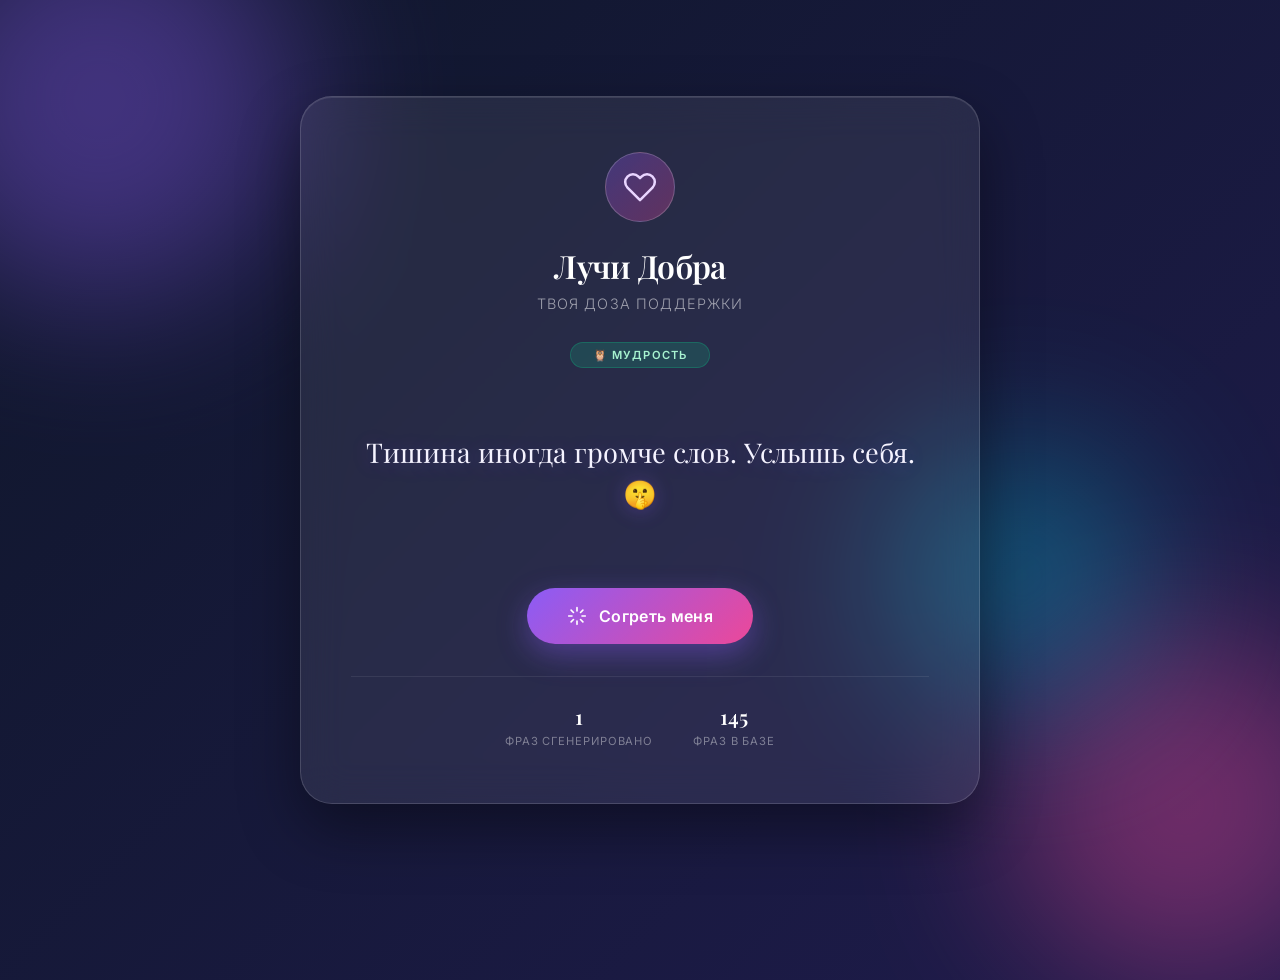
<file: index.html>
<!DOCTYPE html>
<html lang="ru">
<head>
    <meta charset="UTF-8">
    <meta name="viewport" content="width=device-width, initial-scale=1.0">
    <title>Лучи Добра — Генератор поддержки</title>
    <link rel="preconnect" href="https://fonts.googleapis.com">
    <link rel="preconnect" href="https://fonts.gstatic.com" crossorigin>
    <link href="https://fonts.googleapis.com/css2?family=Inter:wght@300;400;600&family=Playfair+Display:ital,wght@0,600;1,400&display=swap" rel="stylesheet">
    <link rel="stylesheet" href="style.css">
</head>
<body>
    <div class="orb orb-1"></div>
    <div class="orb orb-2"></div>
    <div class="orb orb-3"></div>

    <div class="card">
        <div class="icon-wrapper">
            <svg viewBox="0 0 24 24">
                <path d="M20.84 4.61a5.5 5.5 0 0 0-7.78 0L12 5.67l-1.06-1.06a5.5 5.5 0 0 0-7.78 7.78l1.06 1.06L12 21.23l7.78-7.78 1.06-1.06a5.5 5.5 0 0 0 0-7.78z"/>
            </svg>
        </div>

        <h1>Лучи Добра</h1>
        <p class="subtitle">Твоя доза поддержки</p>

        <div class="category-badge" id="categoryBadge">✨ Вдохновение</div>

        <div class="phrase-container">
            <p class="phrase" id="phrase">Нажми на кнопку, чтобы получить тёплые слова ✨</p>
        </div>

        <button class="btn" id="generateBtn">
            <svg viewBox="0 0 24 24">
                <path d="M12 2v4M12 18v4M4.93 4.93l2.83 2.83M16.24 16.24l2.83 2.83M2 12h4M18 12h4M4.93 19.07l2.83-2.83M16.24 7.76l2.83-2.83"/>
            </svg>
            Согреть меня
        </button>

        <div class="stats">
            <div class="stat">
                <span class="stat-value" id="counter">0</span>
                <span class="stat-label">Фраз сгенерировано</span>
            </div>
            <div class="stat">
                <span class="stat-value" id="totalCount">150</span>
                <span class="stat-label">Фраз в базе</span>
            </div>
        </div>
    </div>

    <script src="script.js"></script>
</body>
</html>
</file>
<file: style.css>
* {
    margin: 0;
    padding: 0;
    box-sizing: border-box;
}

body {
    min-height: 100vh;
    display: flex;
    align-items: center;
    justify-content: center;
    font-family: 'Inter', sans-serif;
    background: linear-gradient(135deg, #0f172a 0%, #1e1b4b 50%, #2e1065 100%);
    background-size: 200% 200%;
    animation: gradientShift 15s ease infinite;
    padding: 20px;
    overflow: hidden;
    position: relative;
}

@keyframes gradientShift {
    0% { background-position: 0% 50%; }
    50% { background-position: 100% 50%; }
    100% { background-position: 0% 50%; }
}

/* Плавающие светящиеся шары на фоне */
.orb {
    position: absolute;
    border-radius: 50%;
    filter: blur(80px);
    opacity: 0.4;
    z-index: 0;
    animation: float 20s infinite ease-in-out;
}

.orb-1 {
    width: 400px;
    height: 400px;
    background: #8b5cf6;
    top: -100px;
    left: -100px;
    animation-delay: 0s;
}

.orb-2 {
    width: 350px;
    height: 350px;
    background: #ec4899;
    bottom: -80px;
    right: -80px;
    animation-delay: -5s;
}

.orb-3 {
    width: 250px;
    height: 250px;
    background: #06b6d4;
    top: 50%;
    left: 70%;
    animation-delay: -10s;
}

@keyframes float {
    0%, 100% { transform: translate(0, 0) scale(1); }
    33% { transform: translate(30px, -40px) scale(1.1); }
    66% { transform: translate(-20px, 30px) scale(0.9); }
}

/* Основная карточка */
.card {
    position: relative;
    z-index: 10;
    background: rgba(255, 255, 255, 0.08);
    backdrop-filter: blur(20px);
    -webkit-backdrop-filter: blur(20px);
    border-radius: 32px;
    border: 1px solid rgba(255, 255, 255, 0.15);
    box-shadow: 0 25px 60px rgba(0, 0, 0, 0.4), inset 0 1px 0 rgba(255, 255, 255, 0.1);
    padding: 55px 50px;
    max-width: 680px;
    width: 100%;
    text-align: center;
    transition: transform 0.3s ease;
}

.card:hover {
    transform: translateY(-2px);
}

/* Иконка сверху */
.icon-wrapper {
    display: inline-flex;
    align-items: center;
    justify-content: center;
    width: 70px;
    height: 70px;
    border-radius: 50%;
    background: linear-gradient(135deg, rgba(139, 92, 246, 0.3), rgba(236, 72, 153, 0.3));
    border: 1px solid rgba(255, 255, 255, 0.2);
    margin-bottom: 22px;
    animation: pulse 3s ease-in-out infinite;
}

@keyframes pulse {
    0%, 100% { box-shadow: 0 0 0 0 rgba(139, 92, 246, 0.4); }
    50% { box-shadow: 0 0 0 15px rgba(139, 92, 246, 0); }
}

.icon-wrapper svg {
    width: 34px;
    height: 34px;
    stroke: #e9d5ff;
    fill: none;
    stroke-width: 1.8;
    stroke-linecap: round;
    stroke-linejoin: round;
}

/* Заголовок */
h1 {
    font-family: 'Playfair Display', serif;
    font-size: 2rem;
    font-weight: 600;
    color: #ffffff;
    margin-bottom: 8px;
    letter-spacing: -0.02em;
}

.subtitle {
    font-size: 0.9rem;
    color: rgba(255, 255, 255, 0.55);
    font-weight: 300;
    letter-spacing: 0.08em;
    text-transform: uppercase;
    margin-bottom: 30px;
}

/* Бейдж категории */
.category-badge {
    display: inline-block;
    padding: 5px 16px;
    border-radius: 20px;
    font-size: 0.7rem;
    font-weight: 600;
    letter-spacing: 0.1em;
    text-transform: uppercase;
    margin-bottom: 25px;
    color: #e9d5ff;
    background: rgba(139, 92, 246, 0.2);
    border: 1px solid rgba(139, 92, 246, 0.3);
    transition: all 0.4s ease;
    min-width: 140px;
}

/* Блок с фразой */
.phrase-container {
    min-height: 160px;
    display: flex;
    align-items: center;
    justify-content: center;
    margin-bottom: 35px;
    padding: 0 10px;
    position: relative;
}

.phrase {
    font-family: 'Playfair Display', serif;
    font-size: 1.7rem;
    line-height: 1.5;
    color: #f5f3ff;
    font-weight: 400;
    transition: opacity 0.5s ease, transform 0.5s ease;
    text-shadow: 0 2px 20px rgba(139, 92, 246, 0.3);
}

.phrase.fade-out {
    opacity: 0;
    transform: translateY(-10px);
}

.phrase.fade-in {
    animation: fadeInUp 0.6s cubic-bezier(0.16, 1, 0.3, 1) forwards;
}

@keyframes fadeInUp {
    from {
        opacity: 0;
        transform: translateY(15px);
    }
    to {
        opacity: 1;
        transform: translateY(0);
    }
}

/* Кнопка */
.btn {
    display: inline-flex;
    align-items: center;
    gap: 12px;
    padding: 18px 40px;
    font-family: 'Inter', sans-serif;
    font-size: 1rem;
    font-weight: 600;
    color: #ffffff;
    background: linear-gradient(135deg, #8b5cf6 0%, #ec4899 100%);
    border: none;
    border-radius: 50px;
    cursor: pointer;
    transition: all 0.3s cubic-bezier(0.16, 1, 0.3, 1);
    box-shadow: 0 10px 30px rgba(139, 92, 246, 0.4);
    position: relative;
    overflow: hidden;
    letter-spacing: 0.02em;
}

.btn::before {
    content: '';
    position: absolute;
    top: 0;
    left: -100%;
    width: 100%;
    height: 100%;
    background: linear-gradient(90deg, transparent, rgba(255, 255, 255, 0.25), transparent);
    transition: left 0.6s ease;
}

.btn:hover::before {
    left: 100%;
}

.btn:hover {
    transform: translateY(-3px) scale(1.02);
    box-shadow: 0 15px 40px rgba(236, 72, 153, 0.5);
}

.btn:active {
    transform: translateY(-1px) scale(0.98);
}

.btn svg {
    width: 20px;
    height: 20px;
    stroke: currentColor;
    fill: none;
    stroke-width: 2;
    stroke-linecap: round;
    stroke-linejoin: round;
    transition: transform 0.3s ease;
}

.btn:hover svg {
    transform: rotate(15deg);
}

/* Статистика */
.stats {
    display: flex;
    justify-content: center;
    gap: 40px;
    margin-top: 32px;
    padding-top: 25px;
    border-top: 1px solid rgba(255, 255, 255, 0.08);
}

.stat {
    display: flex;
    flex-direction: column;
    align-items: center;
    gap: 4px;
}

.stat-value {
    font-size: 1.3rem;
    font-weight: 600;
    color: #ffffff;
    font-family: 'Playfair Display', serif;
}

.stat-label {
    font-size: 0.7rem;
    color: rgba(255, 255, 255, 0.4);
    font-weight: 400;
    letter-spacing: 0.08em;
    text-transform: uppercase;
}

/* Адаптивность */
@media (max-width: 600px) {
    .card {
        padding: 40px 22px;
        border-radius: 24px;
    }

    h1 {
        font-size: 1.5rem;
    }

    .phrase {
        font-size: 1.3rem;
    }

    .phrase-container {
        min-height: 140px;
    }

    .btn {
        padding: 15px 30px;
        font-size: 0.9rem;
    }

    .stats {
        gap: 25px;
    }
}
</file>
